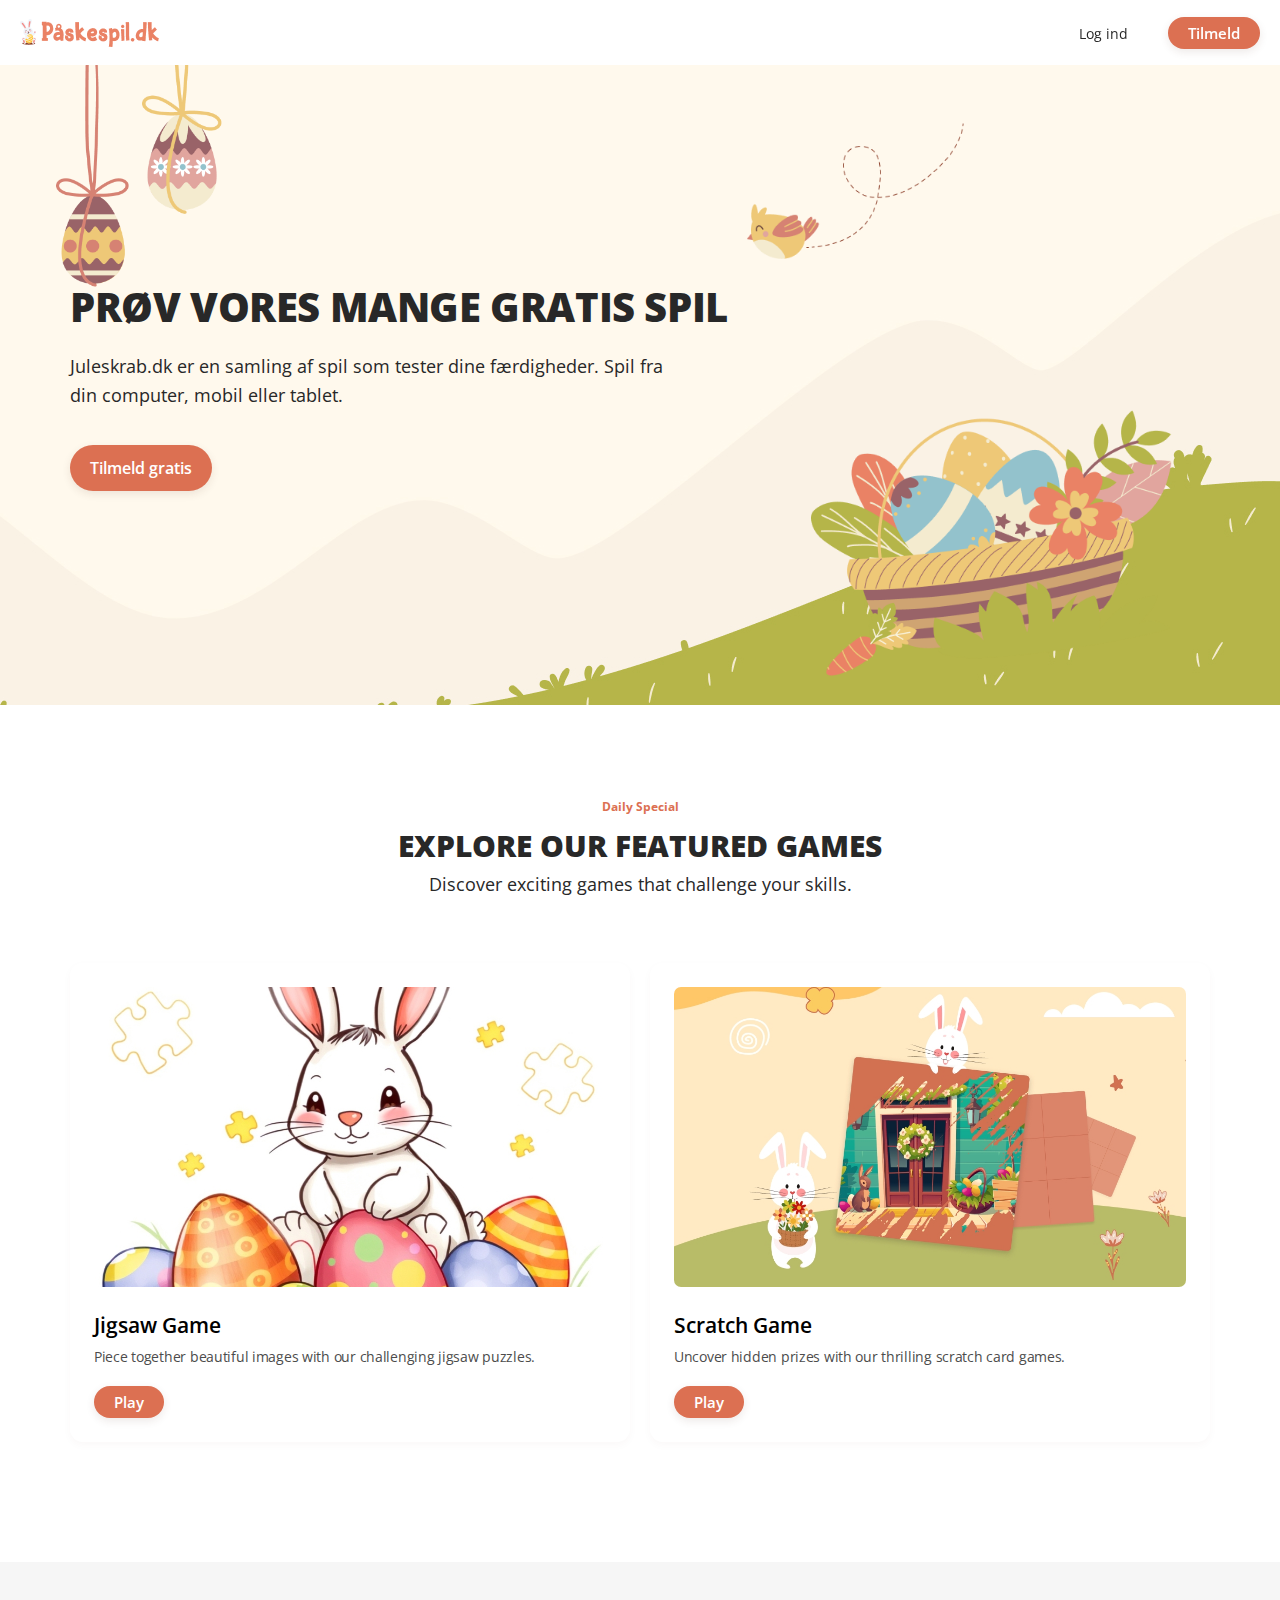
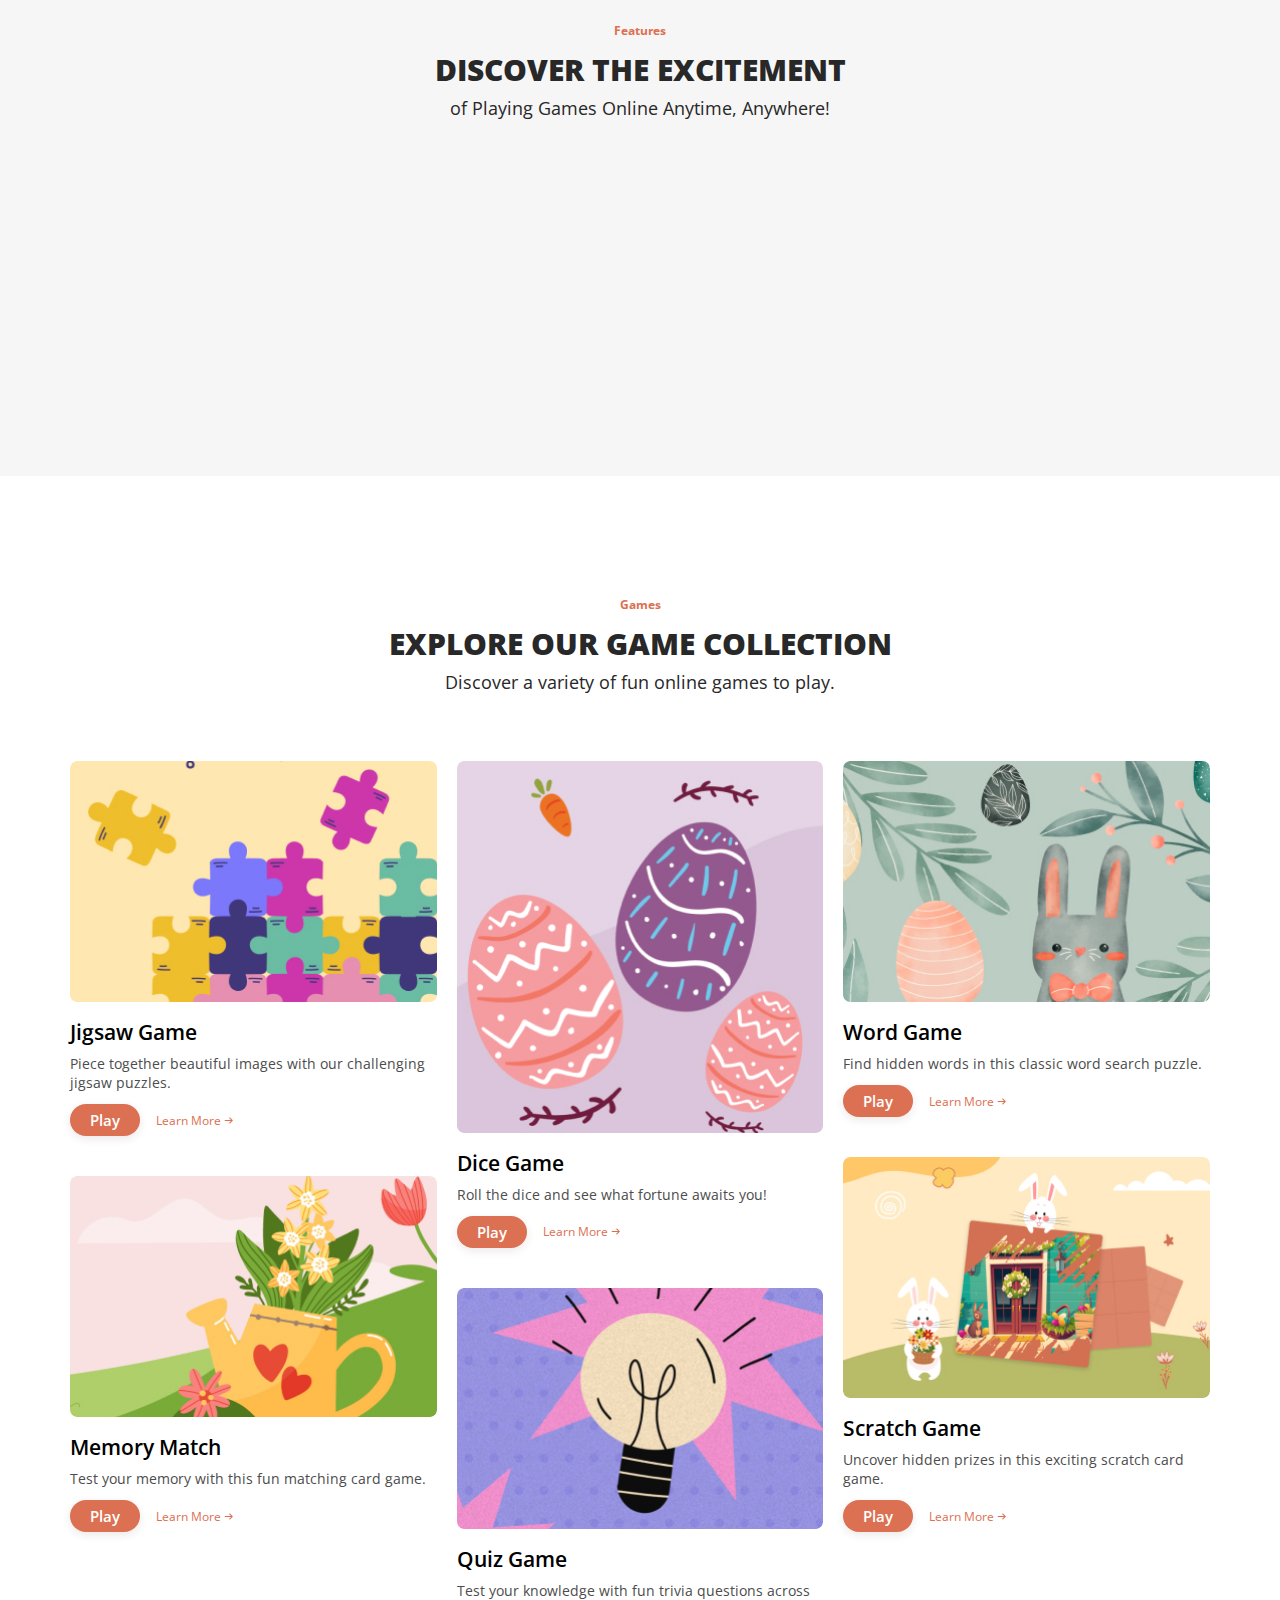
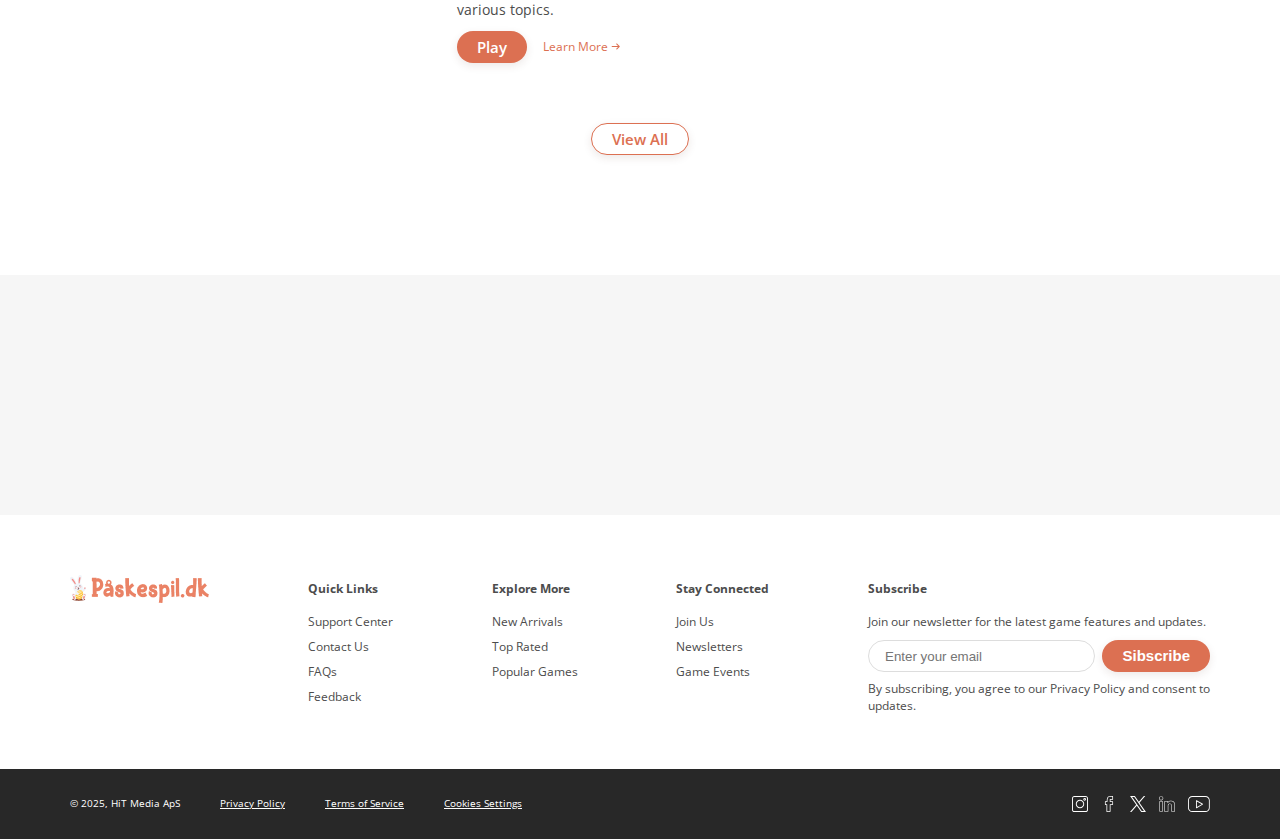
<file: index.html>
<!DOCTYPE html>
<html lang="en">

<head>
	<meta charset="UTF-8">
	<meta http-equiv="X-UA-Compatible" content="IE=edge">
	<meta name="viewport" content="width=device-width, initial-scale=1, maximum-scale=1">
	<title>Home page</title>
	<link rel="stylesheet" href="css/homepage-styles.css">
</head>

<body>
	<header class="header">
		<div class="header__wrapper">
			<a href="#" class="logo">
				<img src="img/logo.png" alt="logo" class="header__logo-img_desktop">
			</a>

			<nav>
				<ul class="nav">
					<li>
						<a class="nav__login" href="#">Log ind</a>
					</li>
					<li>
						<a class="custom-btn" href="#">Tilmeld</a>
					</li>
				</ul>
			</nav>
		</div>
	</header>
	<main class="main">
		<section class="banner">
			<div class="wrapper">
				<h2 class="banner__title">
					Prøv vores mange gratis spil
				</h2>
				<div class="banner__desc">
					Juleskrab.dk er en samling af spil som tester dine færdigheder. Spil fra din computer, mobil eller tablet.
				</div>
				<a href="#" class="custom-btn banner__custom-btn">Tilmeld gratis</a>
			</div>
			<img class="banner__egg-img1" src="img/egg-1.png" alt="easter egg">
			<img class="banner__egg-img2" src="img/egg-2.png" alt="easter egg">
			<img class="banner__bird-img" src="img/bird.png" alt="bird">
			<img class="banner__basket-img" src="img/basket.png" alt="basket">
			<img class="banner__bg" src="img/banner-bg-1.jpg" alt="banner background">
		</section>

		<section class="daily">
			<div class="wrapper">
				<div class="section-category">Daily Special</div>
				<h2 class="section-title">Explore Our Featured Games</h2>
				<div class="section__description">Discover exciting games that challenge your skills.</div>
				<div class="daily-games">
					<div class="daily-game">
						<a href="#" class="daily-game__img">
							<img src="img/game-1.jpg" alt="game image">
						</a>
						<div class="daily-game__title">Jigsaw Game</div>
						<div class="daily-game__desc">Piece together beautiful images with our challenging jigsaw puzzles.</div>
						<a href="#" class="custom-btn">Play</a>
					</div>
					<div class="daily-game">
						<a href="#" class="daily-game__img">
							<img src="img/game-2.jpg" alt="game image">
						</a>
						<div class="daily-game__title">Scratch Game</div>
						<div class="daily-game__desc">Uncover hidden prizes with our thrilling scratch card games.</div>
						<a href="#" class="custom-btn">Play</a>
					</div>
				</div>
			</div>
		</section>

		<section class="features">
			<div class="wrapper">
				<div class="section-category">Features</div>
				<h2 class="section-title">Discover the Excitement</h2>
				<div class="section__description">of Playing Games Online Anytime, Anywhere!</div>
				<div class="features-list animated">

					<div class="features-item">
						<div class="features-item__icon">
							<img src="img/icons//community.svg" alt="icon">
						</div>
						<div class="features-item__text">Join Our Community of Game Enthusiasts and Start Playing Today!</div>
						<div class="features-item__desc">Simply choose a game, create an account, and dive into the fun!</div>
					</div>

					<div class="features-item">
						<div class="features-item__icon">
							<img src="img/icons/games.svg" alt="icon">
						</div>
						<div class="features-item__text">Explore a Variety of Games Tailored to Your Interests and Skills!</div>
						<div class="features-item__desc">From puzzles to dice games, there's something for everyone to enjoy.</div>
					</div>

					<div class="features-item">
						<div class="features-item__icon">
							<img src="img/icons/fire.svg" alt="icon">
						</div>
						<div class="features-item__text">Experience Seamless Gameplay with User-Friendly Navigation and Instant
							Access!</div>
						<div class="features-item__desc">Our platform ensures a smooth gaming experience, making it easy to play.
						</div>
					</div>
				</div>
			</div>
		</section>

		<section class="games">
			<div class="wrapper">
				<div class="section-category">Games</div>
				<h2 class="section-title">Explore Our Game Collection</h2>
				<div class="section__description">Discover a variety of fun online games to play.</div>

				<div class="game-collection">
					<div class="grid-sizer"></div>
					<div class="gutter-sizer"></div>

					<div class="game-item">
						<a href="#" class="game-item__img">
							<img src="img/game-3.jpg" alt="game">
						</a>
						<div class="game-item__title">Jigsaw Game</div>
						<div class="game-item__desc">Piece together beautiful images with our challenging jigsaw puzzles.</div>
						<div class="game-item__nav">
							<a href="#" class="custom-btn">Play</a>
							<a href="pages/game-page.html" class="text-link">Learn More</a>
						</div>
					</div>

					<div class="game-item">
						<a href="#" class="game-item__img">
							<img src="img/game-4.jpg" alt="game">
						</a>
						<div class="game-item__title">Dice Game</div>
						<div class="game-item__desc">Roll the dice and see what fortune awaits you!</div>
						<div class="game-item__nav">
							<a href="#" class="custom-btn">Play</a>
							<a href="pages/game-page.html" class="text-link">Learn More</a>
						</div>
					</div>

					<div class="game-item">
						<a href="#" class="game-item__img">
							<img src="img/game-5.jpg" alt="game">
						</a>
						<div class="game-item__title">Word Game</div>
						<div class="game-item__desc">Find hidden words in this classic word search puzzle.</div>
						<div class="game-item__nav">
							<a href="#" class="custom-btn">Play</a>
							<a href="pages/game-page.html" class="text-link">Learn More</a>
						</div>
					</div>

					<div class="game-item">
						<a href="#" class="game-item__img">
							<img src="img/game-6.jpg" alt="game">
						</a>
						<div class="game-item__title">Scratch Game</div>
						<div class="game-item__desc">Uncover hidden prizes in this exciting scratch card game.</div>
						<div class="game-item__nav">
							<a href="#" class="custom-btn">Play</a>
							<a href="pages/game-page.html" class="text-link">Learn More</a>
						</div>
					</div>

					<div class="game-item">
						<a href="#" class="game-item__img">
							<img src="img/game-7.jpg" alt="game">
						</a>
						<div class="game-item__title">Memory Match</div>
						<div class="game-item__desc">Test your memory with this fun matching card game.</div>
						<div class="game-item__nav">
							<a href="#" class="custom-btn">Play</a>
							<a href="pages/game-page.html" class="text-link">Learn More</a>
						</div>
					</div>

					<div class="game-item">
						<a href="#" class="game-item__img">
							<img src="img/game-8.jpg" alt="game">
						</a>
						<div class="game-item__title">Quiz Game</div>
						<div class="game-item__desc">Test your knowledge with fun trivia questions across various topics.</div>
						<div class="game-item__nav">
							<a href="#" class="custom-btn">Play</a>
							<a href="pages/game-page.html" class="text-link">Learn More</a>
						</div>
					</div>
				</div>
				<div class="games__view-all">
					<a href="#" class="custom-btn custom-btn_light ">View All</a>
				</div>
			</div>
		</section>

		<section class="join animated">
			<div class="wrapper">
				<div class="join__wrapper">
					<div class="section-title join__title">Join the Fun Today!</div>
					<div class="join__text">
						<div class="section__description">
							Dive into a world of excitement with our engaging online games. Sign up now to unlock endless
							entertainment and
							challenges!
						</div>
						<div class="join__nav">
							<a class="custom-btn" href="#">Sign Up</a>
							<a class="custom-btn custom-btn_light" href="#">Learn More</a>
						</div>
					</div>
				</div>
			</div>
		</section>

		<section class="pre-footer">
			<div class="wrapper">
				<div class="pre-footer__wrapper">
					<a class="pre-footer__logo">
						<img src="img/logo.png" alt="logo">
					</a>

					<div class="pre-footer__nav">
						<div class="pre-footer__title">Quick Links</div>
						<a href="#">Support Center</a>
						<a href="#">Contact Us</a>
						<a href="#">FAQs</a>
						<a href="#">Feedback</a>
					</div>
					<div class="pre-footer__nav">
						<div class="pre-footer__title">Explore More</div>
						<a href="#">New Arrivals</a>
						<a href="#">Top Rated</a>
						<a href="#">Popular Games</a>
					</div>
					<div class="pre-footer__nav">
						<div class="pre-footer__title">Stay Connected</div>
						<a href="#">Join Us</a>
						<a href="#">Newsletters</a>
						<a href="#">Game Events</a>
					</div>

					<div class="pre-footer__subscribe">
						<div class="pre-footer__title">Subscribe</div>
						<div>Join our newsletter for the latest game features and updates.</div>
						<form class="pre-footer__email-form" id="emailForm">
							<input type="email" class="pre-footer__input" id="emailInput" placeholder="Enter your email">
							<button type="submit" class="custom-btn">Sibscribe</button>
						</form>
						<div id="error-message" class="txt-error">Please enter a valid email</div>
						<div>By subscribing, you agree to our Privacy Policy and consent to updates.</div>
					</div>

				</div>
			</div>
		</section>

		<footer class="footer">
			<div class="wrapper">
				<div class="footer__wrapper">
					<div class="footer__nav">
						<div class="footer__copyright">© 2025, HiT Media ApS</div>
						<a href="#">Privacy Policy</a>
						<a href="#">Terms of Service</a>
						<a href="#">Cookies Settings</a>
					</div>

					<div class="social-links">
						<a href="#" class="social-link social-link_instagram">
						</a>
						<a href="#" class="social-link social-link_facebook">
						</a>
						<a href="#" class="social-link social-link_twitter">
						</a>
						<a href="#" class="social-link social-link_linkedin">
						</a>
						<a href="#" class="social-link social-link_youtube">
						</a>
					</div>
				</div>
			</div>
			</div>
		</footer>
	</main>

	<script src="js/masonry.pkgd.min.js"></script>
	<script src="js/homepage-scripts.js"></script>

</body>

</html>
</file>
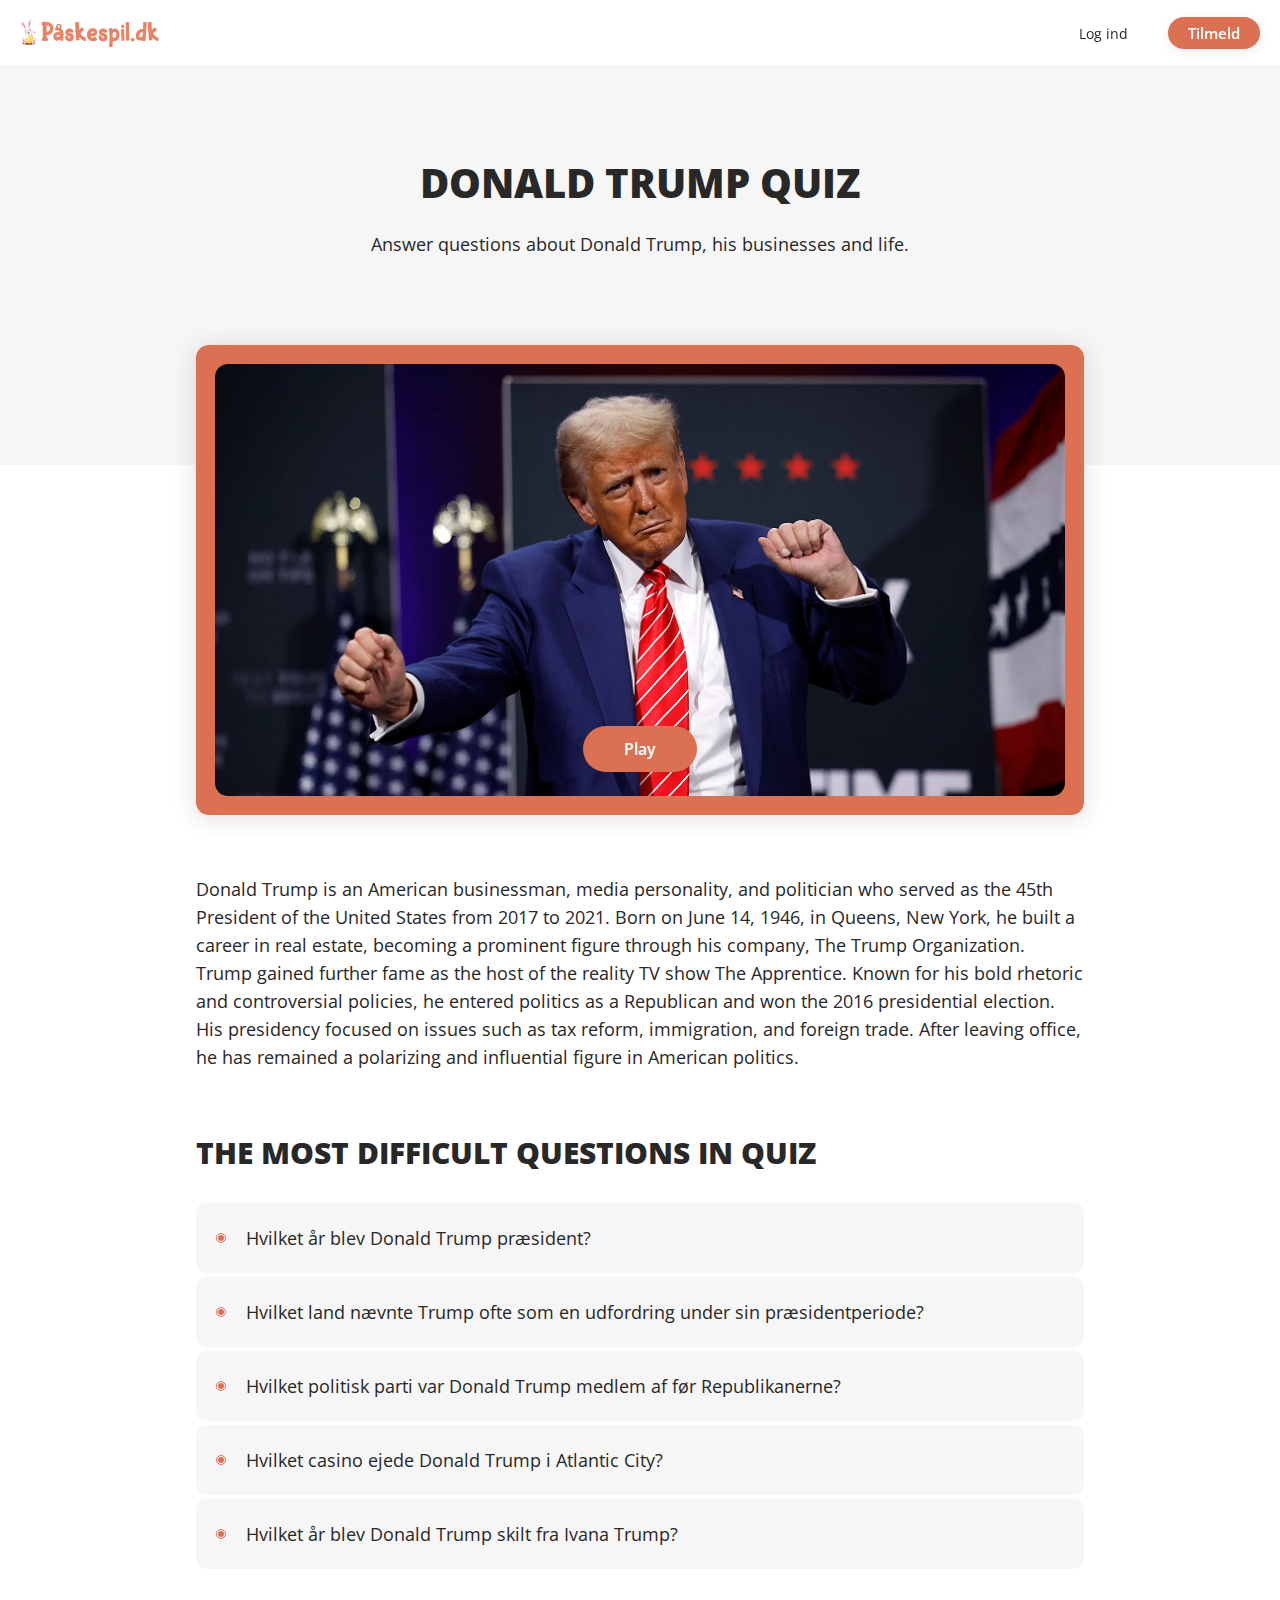
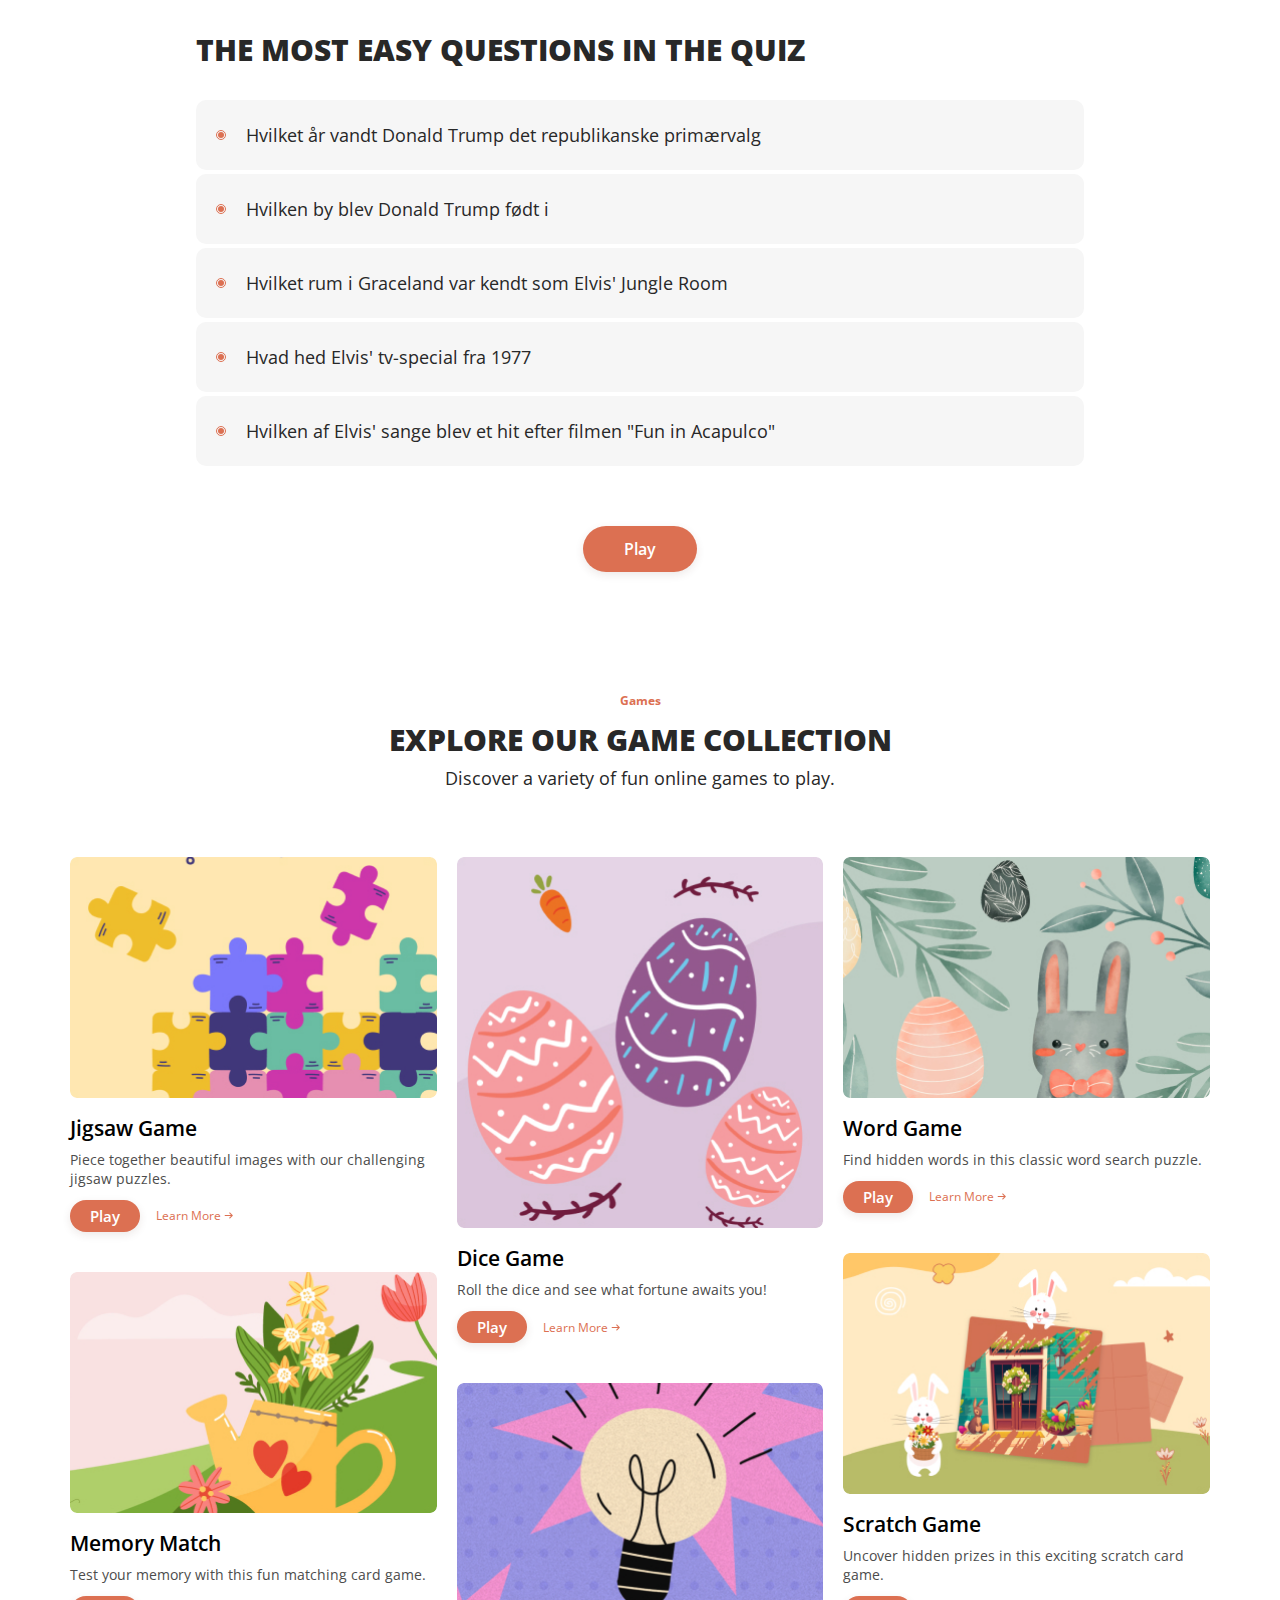
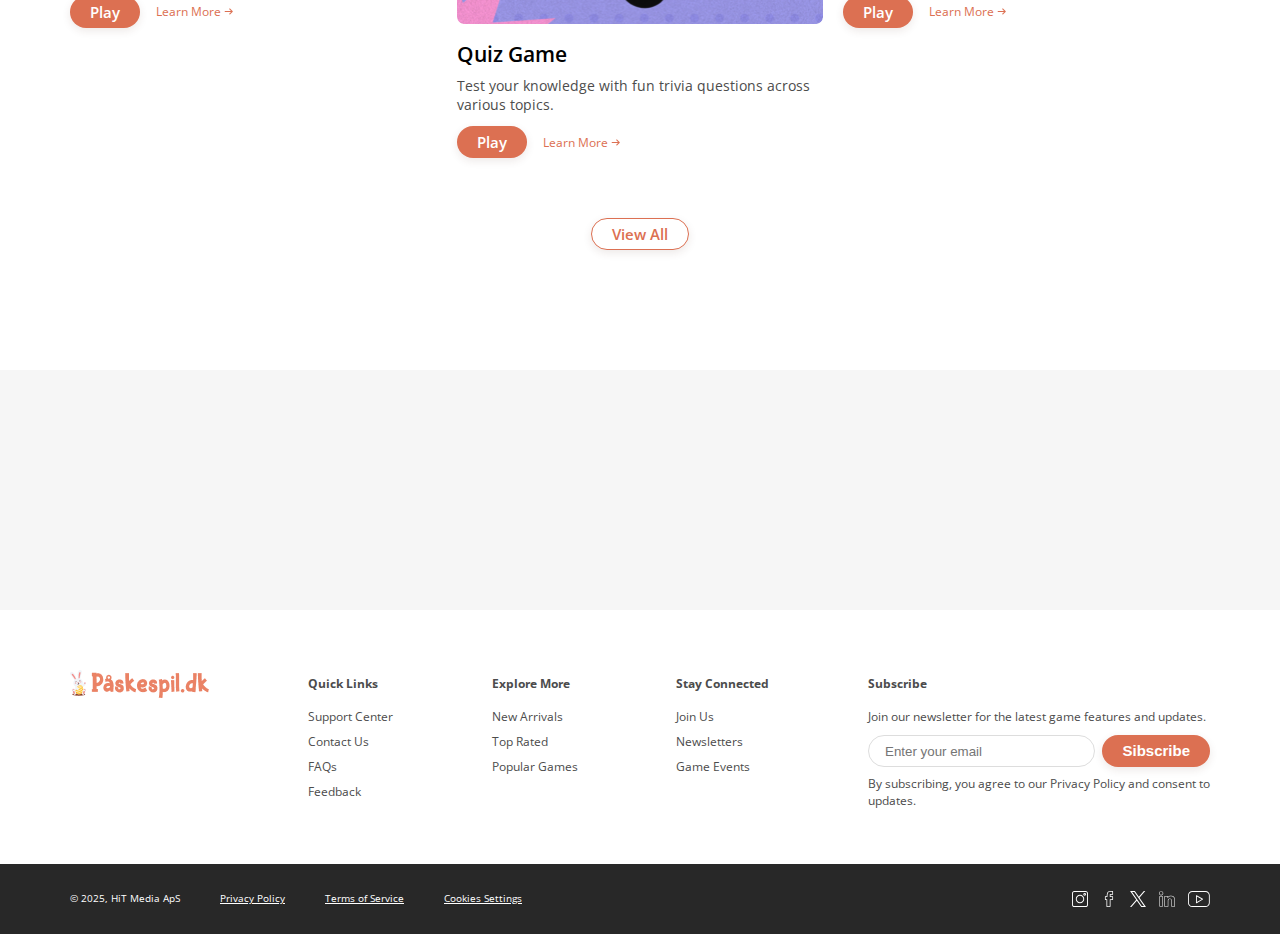
<file: pages/game-page.html>
<!DOCTYPE html>
<html lang="en">

<head>
  <meta charset="UTF-8">
  <meta http-equiv="X-UA-Compatible" content="IE=edge">
  <meta name="viewport" content="width=device-width, initial-scale=1, maximum-scale=1">
  <title>Donald Trump Quiz</title>
  <link rel="stylesheet" href="../css/homepage-styles.css">
</head>

<body>
  <header class="header">
    <div class="header__wrapper">
      <a href="../index.html" class="logo">
        <img src="../img/logo.png" alt="logo" class="header__logo-img_desktop">
      </a>
      <nav>
        <ul class="nav">
          <li>
            <a class="nav__login" href="#">Log ind</a>
          </li>
          <li>
            <a class="custom-btn" href="#">Tilmeld</a>
          </li>
        </ul>
      </nav>
    </div>
  </header>
  <main class="main">
    <section class="game-about">
      <div class="game-about__title-wrapper">
        <div class="wrapper">
          <h1 class="game-about__title">Donald Trump Quiz</h1>
          <div class="game-about__subtitle">Answer questions about Donald Trump, his businesses and life.</div>
        </div>
      </div>

      <div class="wrapper">
        <div class="game-about__img">
          <img src="../img/trump.jpg" alt="Game image">
          <a href="#" class="custom-btn">Play</a>
        </div>
        <div class="game-about__description">
          Donald Trump is an American businessman, media personality, and politician who served as the 45th President of
          the
          United States from 2017 to 2021. Born on June 14, 1946, in Queens, New York, he built a career in real estate,
          becoming
          a prominent figure through his company, The Trump Organization. Trump gained further fame as the host of the
          reality TV
          show The Apprentice. Known for his bold rhetoric and controversial policies, he entered politics as a
          Republican and won
          the 2016 presidential election. His presidency focused on issues such as tax reform, immigration, and foreign
          trade.
          After leaving office, he has remained a polarizing and influential figure in American politics.
        </div>

        <div class="section-title">The most difficult questions in quiz</div>
        <ul class="bullet-list">
          <li>Hvilket år blev Donald Trump præsident?</li>
          <li>Hvilket land nævnte Trump ofte som en udfordring under sin præsidentperiode?</li>
          <li>Hvilket politisk parti var Donald Trump medlem af før Republikanerne?</li>
          <li>Hvilket casino ejede Donald Trump i Atlantic City?</li>
          <li>Hvilket år blev Donald Trump skilt fra Ivana Trump?</li>
        </ul>

        <div class="section-title">The most easy questions in the quiz</div>
        <ul class="bullet-list">
          <li>Hvilket år vandt Donald Trump det republikanske primærvalg</li>
          <li>Hvilken by blev Donald Trump født i</li>
          <li>Hvilket rum i Graceland var kendt som Elvis' Jungle Room</li>
          <li>Hvad hed Elvis' tv-special fra 1977</li>
          <li>Hvilken af Elvis' sange blev et hit efter filmen "Fun in Acapulco"</li>
        </ul>
        <div class="txt-center"><a href="#" class="custom-btn">Play</a></div>
      </div>
    </section>

    <section class="games">
      <div class="wrapper">
        <div class="section-category">Games</div>
        <h2 class="section-title">Explore Our Game Collection</h2>
        <div class="section__description">Discover a variety of fun online games to play.</div>

        <div class="game-collection">
          <div class="grid-sizer"></div>
          <div class="gutter-sizer"></div>
          <div class="game-item">
            <a href="#" class="game-item__img">
              <img src="../img/game-3.jpg" alt="game">
            </a>
            <div class="game-item__title">Jigsaw Game</div>
            <div class="game-item__desc">Piece together beautiful images with our challenging jigsaw puzzles.</div>
            <div class="game-item__nav">
              <a href="#" class="custom-btn">Play</a>
              <a href="pages/game-page.html" class="text-link">Learn More</a>
            </div>
          </div>

          <div class="game-item">
            <a href="#" class="game-item__img">
              <img src="../img/game-4.jpg" alt="game">
            </a>
            <div class="game-item__title">Dice Game</div>
            <div class="game-item__desc">Roll the dice and see what fortune awaits you!</div>
            <div class="game-item__nav">
              <a href="#" class="custom-btn">Play</a>
              <a href="#" class="text-link">Learn More</a>
            </div>
          </div>
          <div class="game-item">
            <a href="#" class="game-item__img">
              <img src="../img/game-5.jpg" alt="game">
            </a>
            <div class="game-item__title">Word Game</div>
            <div class="game-item__desc">Find hidden words in this classic word search puzzle.</div>
            <div class="game-item__nav">
              <a href="#" class="custom-btn">Play</a>
              <a href="#" class="text-link">Learn More</a>
            </div>
          </div>

          <div class="game-item">
            <a href="#" class="game-item__img">
              <img src="../img/game-6.jpg" alt="game">
            </a>
            <div class="game-item__title">Scratch Game</div>
            <div class="game-item__desc">Uncover hidden prizes in this exciting scratch card game.</div>
            <div class="game-item__nav">
              <a href="#" class="custom-btn">Play</a>
              <a href="#" class="text-link">Learn More</a>
            </div>
          </div>

          <div class="game-item">
            <a href="#" class="game-item__img">
              <img src="../img/game-7.jpg" alt="game">
            </a>
            <div class="game-item__title">Memory Match</div>
            <div class="game-item__desc">Test your memory with this fun matching card game.</div>
            <div class="game-item__nav">
              <a href="#" class="custom-btn">Play</a>
              <a href="#" class="text-link">Learn More</a>
            </div>
          </div>

          <div class="game-item">
            <a href="#" class="game-item__img">
              <img src="../img/game-8.jpg" alt="game">
            </a>
            <div class="game-item__title">Quiz Game</div>
            <div class="game-item__desc">Test your knowledge with fun trivia questions across various topics.</div>
            <div class="game-item__nav">
              <a href="#" class="custom-btn">Play</a>
              <a href="#" class="text-link">Learn More</a>
            </div>
          </div>
        </div>
        <div class="games__view-all">
          <a href="#" class="custom-btn custom-btn_light ">View All</a>
        </div>
      </div>
    </section>

    <section class="join animated">
      <div class="wrapper">
        <div class="join__wrapper">
          <div class="section-title join__title">Join the Fun Today!</div>
          <div class="join__text">
            <div class="section__description">
              Dive into a world of excitement with our engaging online games. Sign up now to unlock endless
              entertainment and
              challenges!
            </div>
            <div class="join__nav">
              <a class="custom-btn" href="#">Sign Up</a>
              <a class="custom-btn custom-btn_light" href="#">Learn More</a>
            </div>
          </div>
        </div>
      </div>
    </section>

    <section class="pre-footer">
      <div class="wrapper">
        <div class="pre-footer__wrapper">
          <a class="pre-footer__logo" href="../index.html">
            <img src="../img/logo.png" alt="logo">
          </a>

          <div class="pre-footer__nav">
            <div class="pre-footer__title">Quick Links</div>
            <a href="#">Support Center</a>
            <a href="#">Contact Us</a>
            <a href="#">FAQs</a>
            <a href="#">Feedback</a>
          </div>
          <div class="pre-footer__nav">
            <div class="pre-footer__title">Explore More</div>
            <a href="#">New Arrivals</a>
            <a href="#">Top Rated</a>
            <a href="#">Popular Games</a>
          </div>
          <div class="pre-footer__nav">
            <div class="pre-footer__title">Stay Connected</div>
            <a href="#">Join Us</a>
            <a href="#">Newsletters</a>
            <a href="#">Game Events</a>
          </div>

          <div class="pre-footer__subscribe">
            <div class="pre-footer__title">Subscribe</div>
            <div>Join our newsletter for the latest game features and updates.</div>
            <form class="pre-footer__email-form" id="emailForm">
              <input type="email" class="pre-footer__input" id="emailInput" placeholder="Enter your email">
              <button type="submit" class="custom-btn">Sibscribe</button>
            </form>
            <div id="error-message" class="txt-error">Please enter a valid email</div>
            <div>By subscribing, you agree to our Privacy Policy and consent to updates.</div>
          </div>

        </div>
      </div>
    </section>

    <footer class="footer">
      <div class="wrapper">
        <div class="footer__wrapper">
          <div class="footer__nav">
            <div class="footer__copyright">© 2025, HiT Media ApS</div>
            <a href="#">Privacy Policy</a>
            <a href="#">Terms of Service</a>
            <a href="#">Cookies Settings</a>
          </div>

          <div class="social-links">
            <a href="#" class="social-link social-link_instagram">
            </a>
            <a href="#" class="social-link social-link_facebook">
            </a>
            <a href="#" class="social-link social-link_twitter">
            </a>
            <a href="#" class="social-link social-link_linkedin">
            </a>
            <a href="#" class="social-link social-link_youtube">
            </a>
          </div>
        </div>
      </div>
      </div>
    </footer>
  </main>

  <script src="../js/masonry.pkgd.min.js"></script>
  <script src="../js/homepage-scripts.js"></script>
</body>

</html>
</file>
<file: css/homepage-styles.css>
@import url("https://fonts.googleapis.com/css2?family=Open+Sans:wght@300..800&display=swap");
:root {
  --main-color: #dc7052;
  --accent-color: #ed5e36;
  --page-bg-color: #f6f6f6;
}

* {
  padding: 0;
  margin: 0;
  box-sizing: border-box;
  line-height: inherit;
}

ul {
  list-style: none;
  list-style-type: none;
}

a {
  text-decoration: none;
  color: inherit;
  -webkit-tap-highlight-color: transparent !important;
  outline: none !important;
}

input:focus,
input:active,
button:focus,
button:active {
  outline: none;
}

html {
  font-size: 14px;
}
@media (max-width: 576px) {
  html {
    font-size: 16px;
  }
}

body {
  font-family: "Open Sans", sans-serif;
  background-color: #fff;
  overflow-x: clip;
  color: #282828;
}

.wrapper {
  margin: 0 auto;
  max-width: 1180px;
  width: 100%;
  padding-inline: 20px;
}
@media (max-width: 575.98px) {
  .wrapper {
    padding-inline: 15px;
  }
}

a.custom-btn,
.custom-btn {
  -webkit-tap-highlight-color: transparent;
  text-decoration: none;
  cursor: pointer;
  box-shadow: 0 3px 9px 0 rgba(83, 42, 31, 0.1);
  border: none;
  background-color: var(--main-color);
  font-weight: 600;
  font-size: 15px;
  line-height: 16px;
  color: #fff;
  padding: 8px 20px;
  border-radius: 43px;
  transition: background-color 0.3s;
  display: inline-block;
}
@media (max-width: 575.98px) {
  a.custom-btn,
.custom-btn {
    font-size: 16px;
    padding: 12px 21px;
  }
}
@media (hover: hover) {
  a.custom-btn:hover,
.custom-btn:hover {
    background-color: var(--accent-color);
    color: #fff;
  }
}
a.custom-btn_light,
.custom-btn_light {
  border: 1px solid var(--main-color);
  color: var(--main-color);
  background-color: #fff;
  padding-block: 7px;
}
@media (max-width: 575.98px) {
  a.custom-btn_light,
.custom-btn_light {
    padding-block: 11px;
  }
}
@media (hover: hover) {
  a.custom-btn_light:hover,
.custom-btn_light:hover {
    background-color: #fff;
    color: var(--accent-color);
    border-color: var(--accent-color);
    box-shadow: 0 4px 12px rgba(0, 0, 0, 0.2);
  }
}

.header {
  background-color: #fff;
  position: fixed;
  top: 0;
  width: 100%;
  z-index: 999;
  padding: 17px 0 16px 0;
}
.header__wrapper {
  display: flex;
  justify-content: space-between;
  align-items: center;
  max-width: 1760px;
  padding-inline: 20px;
  margin-inline: auto;
}
@media (max-width: 575.98px) {
  .header__wrapper {
    padding-inline: 15px;
  }
}

.logo {
  height: 28px;
  margin-right: 15px;
  flex: 0 1 auto;
  display: flex;
  align-items: center;
}
@media (max-width: 575.98px) {
  .logo {
    height: 24px;
  }
}
.logo img {
  width: 100%;
  display: block;
  height: 100%;
  -o-object-fit: contain;
     object-fit: contain;
}

.nav {
  display: flex;
  row-gap: 10px;
  -moz-column-gap: 40px;
       column-gap: 40px;
  justify-content: center;
}
@media (max-width: 575.98px) {
  .nav {
    -moz-column-gap: 24px;
         column-gap: 24px;
  }
}
.nav li {
  display: flex;
  align-items: center;
}
.nav .nav__login {
  white-space: nowrap;
  position: relative;
}
.nav .nav__login::after {
  content: "";
  position: absolute;
  width: 100%;
  transform: scaleX(0);
  border-radius: 5px;
  height: 2px;
  bottom: 0;
  left: 0;
  background: var(--accent-color);
  transform-origin: bottom right;
  transition: transform 0.3s ease-out;
  z-index: -1;
}
@media (hover: hover) {
  .nav .nav__login:hover::after {
    transform: scaleX(1);
    transform-origin: bottom left;
  }
}

.main {
  padding-top: 65px;
}
@media (max-width: 575.98px) {
  .main {
    padding-top: 73px;
  }
}

.banner {
  min-height: 640px;
  position: relative;
  display: flex;
  align-items: center;
  overflow-x: clip;
}
@media (max-width: 767.98px) {
  .banner {
    min-height: 733px;
  }
}
.banner__bg {
  position: absolute;
  top: 0;
  bottom: 0;
  right: 0;
  left: 0;
  z-index: -1;
  width: 100%;
  height: 100%;
  -o-object-fit: cover;
     object-fit: cover;
  -o-object-position: 100% 100%;
     object-position: 100% 100%;
}
@media (max-width: 575.98px) {
  .banner__bg {
    -o-object-position: 76% 100%;
       object-position: 76% 100%;
  }
}
.banner .wrapper {
  z-index: 1;
}
.banner .img-wr {
  min-height: 640px;
  position: relative;
}
.banner__egg-img1 {
  position: absolute;
  top: -26px;
  left: 68px;
  transform-origin: top center;
  -webkit-animation: swing 8s infinite ease-in-out, egg-drop 0.7s forwards cubic-bezier(0.3, 0.2, 0.3, 1.2);
          animation: swing 8s infinite ease-in-out, egg-drop 0.7s forwards cubic-bezier(0.3, 0.2, 0.3, 1.2);
}
@media (max-width: 1599.98px) {
  .banner__egg-img1 {
    height: calc(165px + 105 * (100vw - 375px) / 1225);
    top: calc(-9px - 15 * (100vw - 375px) / 1225);
    left: calc(21px + 47 * (100vw - 375px) / 1225);
  }
}
.banner__egg-img2 {
  position: absolute;
  top: -73px;
  left: 201px;
  transform-origin: top center;
  -webkit-animation: swingTwo 5s infinite ease-in-out, egg-drop 0.8s forwards cubic-bezier(0.3, 0.2, 0.3, 1.2);
          animation: swingTwo 5s infinite ease-in-out, egg-drop 0.8s forwards cubic-bezier(0.3, 0.2, 0.3, 1.2);
}
@media (max-width: 1599.98px) {
  .banner__egg-img2 {
    height: calc(137px + 86 * (100vw - 375px) / 1225);
    top: calc(-29px - 30 * (100vw - 375px) / 1225);
    left: calc(76px + 90 * (100vw - 375px) / 1225);
  }
}
.banner__bird-img {
  position: absolute;
  top: 58px;
  right: 558px;
  -webkit-animation: bird-fly-in 3.3s forwards ease-in-out, bird-flying 30s 3.3s infinite linear;
          animation: bird-fly-in 3.3s forwards ease-in-out, bird-flying 30s 3.3s infinite linear;
}
@media (max-width: 1919.98px) {
  .banner__bird-img {
    width: calc(137px + 138 * (100vw - 375px) / 1545);
    right: calc(-27px + 585 * (100vw - 375px) / 1545);
  }
}
.banner__basket-img {
  position: absolute;
  bottom: 29px;
  right: 170px;
  -webkit-animation: basketUp 2.3s ease-out forwards;
          animation: basketUp 2.3s ease-out forwards;
}
@media (max-width: 1919.98px) {
  .banner__basket-img {
    width: calc(210px + 258 * (100vw - 375px) / 1545);
    right: calc(20px + 150 * (100vw - 375px) / 1545);
  }
}
@-webkit-keyframes basketUp {
  0% {
    opacity: 0;
    transform: translateY(100px);
  }
  50% {
    opacity: 0;
    transform: translateY(100px);
  }
  70% {
    opacity: 1;
    transform: translateY(-10px);
  }
  100% {
    transform: translateY(0);
  }
}
@keyframes basketUp {
  0% {
    opacity: 0;
    transform: translateY(100px);
  }
  50% {
    opacity: 0;
    transform: translateY(100px);
  }
  70% {
    opacity: 1;
    transform: translateY(-10px);
  }
  100% {
    transform: translateY(0);
  }
}
@-webkit-keyframes swing {
  0% {
    transform: rotate(5deg);
  }
  50% {
    transform: rotate(-5deg);
  }
  100% {
    transform: rotate(5deg);
  }
}
@keyframes swing {
  0% {
    transform: rotate(5deg);
  }
  50% {
    transform: rotate(-5deg);
  }
  100% {
    transform: rotate(5deg);
  }
}
@-webkit-keyframes swingTwo {
  0% {
    transform: rotate(-3deg);
  }
  50% {
    transform: rotate(6deg);
  }
  100% {
    transform: rotate(-3deg);
  }
}
@keyframes swingTwo {
  0% {
    transform: rotate(-3deg);
  }
  50% {
    transform: rotate(6deg);
  }
  100% {
    transform: rotate(-3deg);
  }
}
@-webkit-keyframes flyIn {
  0% {
    transform: translate(100%, -100%);
    opacity: 0;
  }
  100% {
    transform: translate(0, -10%);
    opacity: 1;
  }
}
@keyframes flyIn {
  0% {
    transform: translate(100%, -100%);
    opacity: 0;
  }
  100% {
    transform: translate(0, -10%);
    opacity: 1;
  }
}
@-webkit-keyframes egg-drop {
  from {
    top: -100%;
  }
}
@keyframes egg-drop {
  from {
    top: -100%;
  }
}
@-webkit-keyframes bird-fly-in {
  0% {
    transform: translate(200%, -200%);
    opacity: 0;
  }
  65% {
    transform: translate(200%, -200%);
    opacity: 0;
  }
  100% {
    transform: translate(0, 0);
    opacity: 1;
  }
}
@keyframes bird-fly-in {
  0% {
    transform: translate(200%, -200%);
    opacity: 0;
  }
  65% {
    transform: translate(200%, -200%);
    opacity: 0;
  }
  100% {
    transform: translate(0, 0);
    opacity: 1;
  }
}
@-webkit-keyframes bird-flying {
  0% {
    transform: translate(0%, 0%);
  }
  45% {
    transform: translate(50%, -20%);
  }
  75% {
    transform: translate(40%, 30%);
  }
  100% {
    transform: translate(0%, 0%);
  }
}
@keyframes bird-flying {
  0% {
    transform: translate(0%, 0%);
  }
  45% {
    transform: translate(50%, -20%);
  }
  75% {
    transform: translate(40%, 30%);
  }
  100% {
    transform: translate(0%, 0%);
  }
}
.banner__title {
  font-weight: 800;
  font-size: 40px;
  letter-spacing: -0.01em;
  text-transform: uppercase;
  margin-bottom: 18px;
}
.banner__desc {
  font-size: 18px;
  margin-bottom: 35px;
  max-width: 615px;
  line-height: 1.6em;
}

a.banner__custom-btn {
  font-size: 16px;
  line-height: 22px;
  padding-block: 12px;
}

.section-category {
  font-weight: 700;
  font-size: 12px;
  margin-bottom: 10px;
  text-align: center;
  color: var(--main-color);
}

.section-title {
  font-weight: 800;
  font-size: 30px;
  text-transform: uppercase;
  text-align: center;
}

.section__description {
  font-size: 18px;
  line-height: 1.5em;
  text-align: center;
  margin-bottom: 65px;
  margin-top: 5px;
}
@media (max-width: 767.98px) {
  .section__description {
    margin-bottom: 60px;
  }
}

.daily {
  padding-top: 93px;
  padding-bottom: 120px;
  background-color: #fff;
}
@media (max-width: 575.98px) {
  .daily {
    padding-top: 80px;
    padding-bottom: 60px;
  }
}

.daily-games {
  display: flex;
  gap: 20px;
  flex-wrap: wrap;
}
@media (max-width: 575.98px) {
  .daily-games {
    gap: 32px;
  }
}

.daily-game {
  border-radius: 13px;
  box-shadow: 0 3px 9px 0 rgba(83, 42, 31, 0.03);
  padding: 24px;
  flex: 0 0 calc(50% - 10px);
}
@media (max-width: 575.98px) {
  .daily-game {
    flex: 100%;
    padding: 16px 16px 24px;
  }
}
.daily-game__img {
  border-radius: 7px;
  overflow: hidden;
  width: 100%;
  margin-bottom: 24px;
  display: block;
}
.daily-game__img img {
  width: 100%;
  aspect-ratio: 512/300;
  -o-object-fit: cover;
     object-fit: cover;
  transition: all 0.3s;
  display: block;
}
@media (max-width: 575.98px) {
  .daily-game__img img {
    aspect-ratio: 313/300;
  }
}
@media (hover: hover) {
  .daily-game__img:hover img {
    transform: scale(1.05);
  }
}
.daily-game__title {
  font-weight: 600;
  font-size: 21px;
  color: #000;
  margin-bottom: 8px;
}
.daily-game__desc {
  font-weight: 400;
  font-size: 14px;
  letter-spacing: -0.02em;
  color: #4c4c4c;
  margin-bottom: 20px;
}

.daily-game:has(.custom-btn:hover) .daily-game__img img {
  transform: scale(1.05);
}

.features {
  padding-block: 60px;
  background-color: var(--page-bg-color);
}
@media (max-width: 767.98px) {
  .features {
    padding-top: 80px;
    padding-bottom: 94px;
  }
}
@media (max-width: 767.98px) {
  .features .section__description {
    margin-bottom: 70px;
  }
}

.features-list {
  display: flex;
  justify-content: space-between;
  gap: 30px;
}
@media (max-width: 767.98px) {
  .features-list {
    flex-direction: column;
    gap: 65px;
  }
}

.features-item {
  display: flex;
  flex-direction: column;
  align-items: center;
  flex: 0 1 30%;
}
.features-item__icon {
  width: 75px;
  height: 75px;
  border-radius: 50%;
  background-color: #fff;
  display: flex;
  align-items: center;
  justify-content: center;
  margin-bottom: 24px;
}
.features-item__text {
  font-weight: 600;
  font-size: 18px;
  line-height: 1.5em;
  text-align: center;
  color: #000;
  margin-bottom: 10px;
  max-width: 270px;
}
.features-item__desc {
  font-weight: 400;
  font-size: 14px;
  line-height: 1.4em;
  text-align: center;
  color: #4c4c4c;
}

.features-list.animated .features-item {
  transform: translateY(100%);
  opacity: 0;
}
.features-list.animated.scroll-animation .features-item {
  -webkit-animation: slideIn 0.6s cubic-bezier(0, 0, 0.3, 1) forwards;
          animation: slideIn 0.6s cubic-bezier(0, 0, 0.3, 1) forwards;
}
.features-list.animated.scroll-animation .features-item:nth-of-type(2) {
  -webkit-animation-delay: 0.075s;
          animation-delay: 0.075s;
}
.features-list.animated.scroll-animation .features-item:nth-of-type(3) {
  -webkit-animation-delay: 0.15s;
          animation-delay: 0.15s;
}
.features-list.animated.scroll-animation .features-item:nth-of-type(4) {
  -webkit-animation-delay: 0.225s;
          animation-delay: 0.225s;
}

@-webkit-keyframes slideIn {
  to {
    transform: translateY(0);
    opacity: 1;
  }
}

@keyframes slideIn {
  to {
    transform: translateY(0);
    opacity: 1;
  }
}
.games {
  padding-block: 120px;
}
@media (max-width: 767.98px) {
  .games {
    padding-top: 80px;
    padding-bottom: 60px;
  }
}
.games__view-all {
  text-align: center;
}

.game-collection {
  margin-bottom: 20px;
}
@media (max-width: 767.98px) {
  .game-collection {
    margin-bottom: 28px;
  }
}

.gutter-sizer {
  width: 20px;
}
@media (max-width: 575.98px) {
  .gutter-sizer {
    width: 0;
  }
}

.grid-sizer,
.game-item {
  width: 33.33%;
  width: calc((100% - 40px) / 3);
}
@media (max-width: 767.98px) {
  .grid-sizer,
.game-item {
    width: calc((100% - 20px) / 2);
  }
}
@media (max-width: 575.98px) {
  .grid-sizer,
.game-item {
    width: 100%;
  }
}

.game-item {
  margin-bottom: 40px;
}
@media (max-width: 767.98px) {
  .game-item {
    margin-bottom: 32px;
  }
}
.game-item__img {
  border-radius: 7px;
  overflow: hidden;
  margin-bottom: 16px;
  display: block;
}
@media (max-width: 575.98px) {
  .game-item__img {
    max-height: 240px;
  }
}
.game-item__img img {
  display: block;
  width: 100%;
  transition: all 0.3s;
}
@media (max-width: 575.98px) {
  .game-item__img img {
    width: 100%;
    aspect-ratio: 345/240;
    -o-object-fit: cover;
       object-fit: cover;
  }
}
@media (hover: hover) {
  .game-item__img:hover img {
    transform: scale(1.05);
  }
}
.game-item__title {
  font-weight: 600;
  font-size: 21px;
  color: #000;
  margin-bottom: 8px;
}
.game-item__desc {
  font-weight: 400;
  font-size: 14px;
  color: #4c4c4c;
  margin-bottom: 12px;
}
.game-item__nav {
  display: flex;
  gap: 16px;
  align-items: center;
}

.game-item:has(.custom-btn:hover) .game-item__img img {
  transform: scale(1.05);
}

a.text-link {
  font-weight: 400;
  font-size: 12px;
  color: var(--main-color);
  display: flex;
  align-items: center;
  position: relative;
}
a.text-link::before {
  content: "";
  position: absolute;
  width: 100%;
  transform: scaleX(0);
  border-radius: 5px;
  height: 1px;
  bottom: 0;
  left: 0;
  background: var(--accent-color);
  transform-origin: bottom right;
  transition: transform 0.3s ease-out;
  z-index: -1;
}
a.text-link:after {
  content: url(../img/arrow-right.png);
  width: 15px;
  height: 15px;
  display: inline-block;
}
@media (hover: hover) {
  a.text-link:hover {
    color: var(--accent-color);
  }
  a.text-link:hover:before {
    transform: scaleX(1);
    transform-origin: bottom left;
  }
}

.join {
  background-color: var(--page-bg-color);
  padding-block: 60px;
  overflow-x: clip;
}
@media (max-width: 575.98px) {
  .join {
    padding-bottom: 32px;
  }
}
.join__wrapper {
  display: flex;
  gap: 50px;
}
@media (max-width: 575.98px) {
  .join__wrapper {
    flex-direction: column;
    gap: 18px;
  }
}
.join__nav {
  display: flex;
  gap: 24px;
}
.join .section-title {
  flex: 0 0 38%;
}
.join .section__description {
  margin-top: 0;
  margin-bottom: 34px;
}
.join .section-title,
.join .section__description {
  text-align: left;
}

.join.animated .join__title {
  transform: translateX(-100%);
  opacity: 0;
  transition: all 0.6s;
}
.join.animated .join__text {
  transform: translateX(100%);
  opacity: 0;
  transition: all 0.6s;
}
.join.animated.scroll-animation .join__title,
.join.animated.scroll-animation .join__text {
  transform: translateX(0);
  opacity: 1;
}

.pre-footer {
  padding-top: 60px;
  padding-bottom: 55px;
  color: #4c4c4c;
  font-weight: 400;
  font-size: 12px;
}
.pre-footer__wrapper {
  display: flex;
  gap: 15px;
  justify-content: space-between;
}
@media (max-width: 991.98px) {
  .pre-footer__wrapper {
    flex-wrap: wrap;
  }
}
@media (max-width: 991.98px) {
  .pre-footer__logo {
    flex: 100%;
  }
}
.pre-footer__nav {
  display: flex;
  flex-direction: column;
  gap: 8px;
  padding-top: 5px;
  align-items: flex-start;
}
@media (max-width: 575.98px) {
  .pre-footer__nav {
    padding-top: 10px;
  }
}
.pre-footer__nav a {
  position: relative;
}
.pre-footer__nav a::before {
  content: "";
  position: absolute;
  width: 100%;
  transform: scaleX(0);
  border-radius: 5px;
  height: 1px;
  bottom: 0;
  left: 0;
  background: var(--accent-color);
  transform-origin: bottom right;
  transition: transform 0.3s ease-out;
  z-index: -1;
}
@media (hover: hover) {
  .pre-footer__nav a:hover {
    color: var(--accent-color);
  }
  .pre-footer__nav a:hover:before {
    transform: scaleX(1);
    transform-origin: bottom left;
  }
}
@media (hover: hover) {
  .pre-footer__nav a:hover {
    color: var(--accent-color);
  }
}
.pre-footer__title {
  font-weight: 700;
  margin-bottom: 8px;
}
.pre-footer__subscribe {
  max-width: 28.5em;
  margin-top: 5px;
}
.pre-footer__subscribe .pre-footer__title {
  margin-bottom: 16px;
}
@media (max-width: 767.98px) {
  .pre-footer__subscribe {
    flex: 100%;
    max-width: unset;
  }
}
@media (max-width: 575.98px) {
  .pre-footer__subscribe {
    margin-top: 36px;
  }
}
.pre-footer__email-form {
  display: flex;
  gap: 7px;
  margin-top: 10px;
  margin-bottom: 8px;
}
@media (max-width: 575.98px) {
  .pre-footer__email-form {
    margin-top: 18px;
    margin-bottom: 23px;
  }
}
@media (max-width: 374.98px) {
  .pre-footer__email-form {
    flex-wrap: wrap;
  }
}
.pre-footer__input {
  border: 1px solid #ddd;
  border-radius: 22px;
  padding: 8px 16px 7px;
  flex-grow: 1;
}
.pre-footer__input:focus {
  border-color: var(--main-color);
}
.pre-footer__input.error {
  border-color: red;
}

.txt-error {
  display: none;
  color: red;
  position: relative;
  top: -5px;
}
@media (max-width: 575.98px) {
  .txt-error {
    top: -20px;
  }
}

.footer {
  background: #282828;
  padding-block: 27px;
  font-weight: 400;
  font-size: 10px;
  color: #fff;
}
@media (max-width: 767.98px) {
  .footer {
    padding-top: 24px;
  }
}
.footer a {
  text-decoration: underline;
  white-space: nowrap;
}
@media (hover: hover) {
  .footer a:hover {
    color: var(--accent-color);
  }
}
.footer__wrapper {
  display: flex;
  justify-content: space-between;
  gap: 24px;
}
@media (max-width: 767.98px) {
  .footer__wrapper {
    flex-direction: column-reverse;
  }
}
.footer__copyright {
  white-space: nowrap;
}
@media (max-width: 575.98px) {
  .footer__copyright {
    flex: 100%;
  }
}
.footer__nav {
  display: flex;
  gap: 40px;
}
@media (max-width: 767.98px) {
  .footer__nav {
    justify-content: space-between;
  }
}
@media (max-width: 575.98px) {
  .footer__nav {
    flex-wrap: wrap;
    gap: 9px;
    justify-content: flex-start;
    -moz-column-gap: 20px;
         column-gap: 20px;
  }
}
.footer__nav a {
  transition: color 0.3s ease;
}

.social-links {
  display: flex;
  gap: 13px;
}
@media (max-width: 767.98px) {
  .social-links {
    gap: 32px;
  }
}

.social-link {
  transition: color 0.3s ease;
  text-decoration: none;
  font-size: 16px;
}
.social-link::before {
  content: "";
  width: 16px;
  height: 16px;
  display: block;
  background-color: #fff;
  transition: background-color 0.3s ease;
}
.social-link_instagram::before {
  -webkit-mask: url(../img/icons/instagram.svg) no-repeat 50% 50%;
  mask: url(../img/icons/instagram.svg) no-repeat 50% 50%;
  -webkit-mask-size: contain;
  mask-size: contain;
}
.social-link_facebook::before {
  -webkit-mask: url(../img/icons/facebook.svg) no-repeat 50% 50%;
  mask: url(../img/icons/facebook.svg) no-repeat 50% 50%;
  -webkit-mask-size: contain;
  mask-size: contain;
}
.social-link_twitter::before {
  -webkit-mask: url(../img/icons/Twitter.svg) no-repeat 50% 50%;
  mask: url(../img/icons/Twitter.svg) no-repeat 50% 50%;
  -webkit-mask-size: contain;
  mask-size: contain;
}
.social-link_linkedin::before {
  -webkit-mask: url(../img/icons/linkedin.svg) no-repeat 50% 50%;
  mask: url(../img/icons/linkedin.svg) no-repeat 50% 50%;
  -webkit-mask-size: contain;
  mask-size: contain;
}
.social-link_youtube::before {
  width: 22px;
  -webkit-mask: url(../img/icons/youtube.svg) no-repeat 50% 50%;
  mask: url(../img/icons/youtube.svg) no-repeat 50% 50%;
  -webkit-mask-size: contain;
  mask-size: contain;
}
@media (hover: hover) {
  .social-link:hover {
    color: var(--accent-color);
  }
  .social-link:hover::before {
    background-color: var(--accent-color);
  }
}

@media (max-width: 575.98px) {
  .game-about {
    margin-bottom: 20px;
  }
}
.game-about .wrapper {
  max-width: 928px;
}
.game-about .section-title {
  text-align: left;
  margin-bottom: 30px;
}
.game-about .bullet-list {
  margin-bottom: 60px;
}
.game-about .custom-btn {
  padding: 12px 41px;
  font-weight: 600;
  font-size: 16px;
  line-height: 22px;
}
.game-about__title-wrapper {
  text-align: center;
  background-color: var(--page-bg-color);
  min-height: 400px;
  margin-bottom: -120px;
  padding-top: 90px;
  padding-bottom: 135px;
}
@media (max-width: 575.98px) {
  .game-about__title-wrapper {
    padding-top: 110px;
    padding-bottom: 220px;
  }
}
.game-about__title {
  font-weight: 800;
  font-size: 40px;
  text-transform: uppercase;
  margin-bottom: 20px;
}
@media (max-width: 575.98px) {
  .game-about__title {
    margin-bottom: 30px;
  }
}
.game-about__subtitle {
  font-weight: 400;
  font-size: 18px;
  line-height: 1.56em;
}
.game-about__img {
  border-radius: 13px;
  background-color: var(--main-color);
  border: transparent 19px solid;
  position: relative;
  margin-bottom: 60px;
  box-shadow: 0 3px 25px 0 rgba(83, 42, 31, 0.16);
}
@media (max-width: 575.98px) {
  .game-about__img {
    border-width: 15px;
    margin-bottom: 50px;
  }
}
.game-about__img img {
  width: 100%;
  display: block;
  border-radius: 13px;
  height: 432px;
  -o-object-fit: cover;
     object-fit: cover;
  -o-object-position: top;
     object-position: top;
}
.game-about__img .custom-btn {
  position: absolute;
  bottom: 24px;
  right: 50%;
  transform: translateX(50%);
}
@media (max-width: 575.98px) {
  .game-about__img .custom-btn {
    bottom: 17px;
  }
}
.game-about__description {
  font-weight: 400;
  font-size: 18px;
  line-height: 1.56em;
  margin-bottom: 60px;
}
@media (max-width: 575.98px) {
  .game-about__description {
    margin-bottom: 100px;
  }
}

.txt-center {
  text-align: center;
}

.bullet-list {
  list-style: none;
  padding-left: 0;
  font-weight: 400;
  font-size: 18px;
  line-height: 28px;
}
.bullet-list li {
  position: relative;
  background-color: var(--page-bg-color);
  border-radius: 10px;
  padding: 21px 20px 21px 50px;
  margin-bottom: 4px;
}
.bullet-list li:before {
  content: "";
  position: absolute;
  left: 20px;
  top: 50%;
  transform: translateY(-50%);
  width: 10px;
  height: 10px;
  background: url("../img/list-bullet.svg") no-repeat center;
  background-size: contain;
}
</file>
